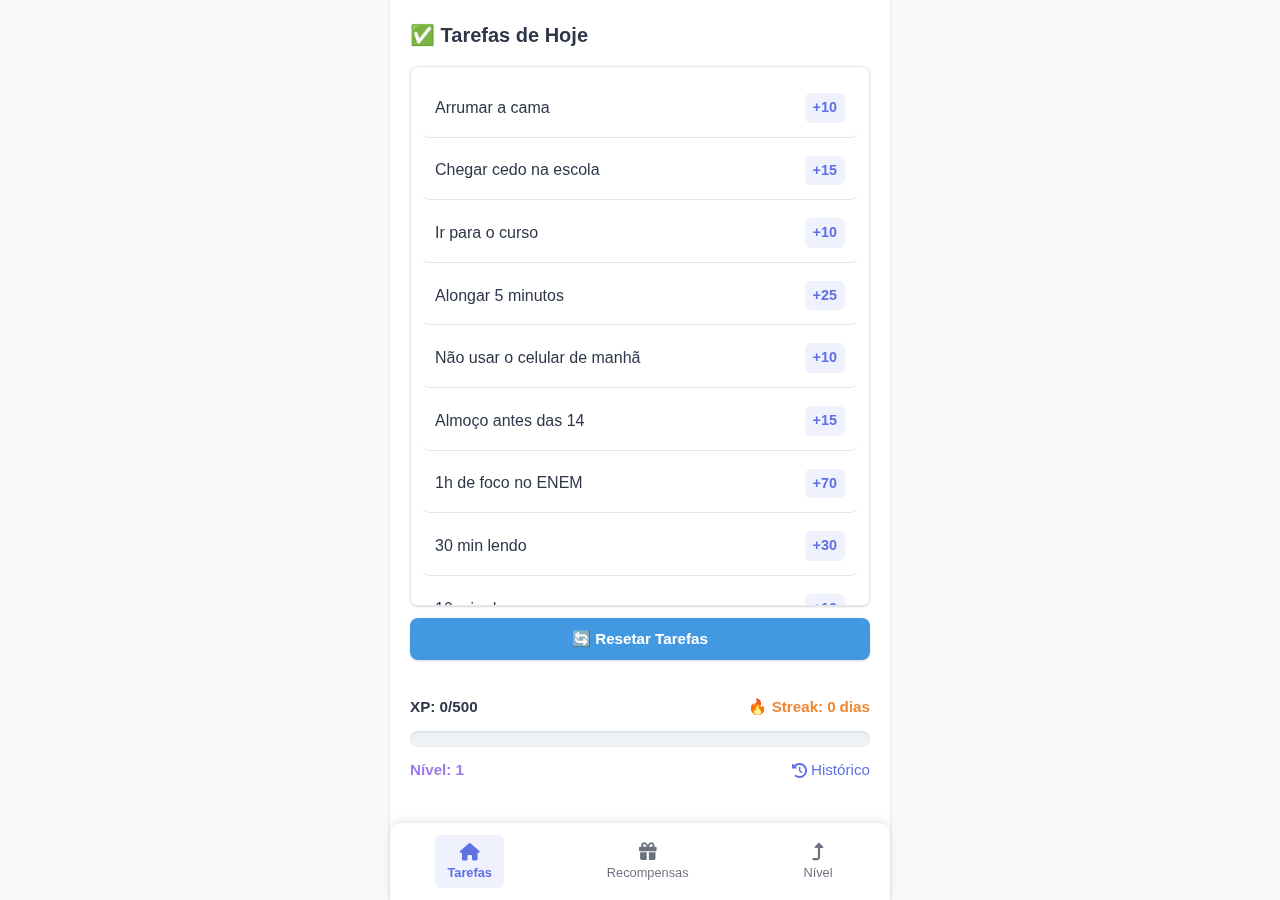
<file: index.html>
<!DOCTYPE html>
<html lang="pt-br">
<head>
    <meta charset="UTF-8">
    <meta name="viewport" content="width=device-width, initial-scale=1.0">
    <title>Life Gamification</title>
    <link rel="stylesheet" href="style.css">
    <link rel="stylesheet" href="https://cdnjs.cloudflare.com/ajax/libs/font-awesome/6.0.0-beta3/css/all.min.css">
    <link rel="manifest" href="manifest.json">
    <meta name="theme-color" content="#1f1f1f">
</head>
<body>
    <div class="container">
        <div class="section">
            <h2 id="section-title">✅ Tarefas de Hoje</h2>
            <div id="tasks-list" class="list">
                <!-- Conteúdo dinâmico -->
            </div>
            <button id="reset-tasks-btn" class="reset-btn">🔄 Resetar Tarefas</button>
        </div>

        <div class="xp-display">
            <span>XP: <span id="current-xp">0</span>/<span id="max-xp">500</span></span>
            <span class="streak">🔥 Streak: <span id="streak-days">0</span> dias</span>
        </div>
        <div class="xp-bar">
            <div id="xp-progress" class="xp-progress"></div>
        </div>
        <div class="level-display">
            <span>Nível: <span id="current-level">1</span></span>
            <span class="history-btn" id="history-btn"><i class="fas fa-history"></i> Histórico</span>
        </div>

        <div class="nav">
            <button class="nav-btn active" id="home-btn"><i class="fas fa-home"></i> Tarefas</button>
            <button class="nav-btn" id="rewards-btn"><i class="fas fa-gift"></i> Recompensas</button>
            <button class="nav-btn" id="level-btn"><i class="fas fa-level-up-alt"></i> Nível</button>
        </div>

        <div class="notification" id="notification"></div>

        <!-- Modal de Histórico -->
        <div id="history-modal" class="modal">
            <div class="modal-content">
                <span class="close-modal">&times;</span>
                <h2>📅 Histórico de Pontos</h2>
                <div id="history-list" class="history-list"></div>
            </div>
        </div>

        <!-- Modal de Recompensas -->
        <div id="reward-modal" class="modal">
            <div class="modal-content reward-modal-content">
                <span class="close-reward-modal">&times;</span>
                <h2>🎰 Você ganhou recompensas!</h2>
                <div id="reward-slots" class="reward-slots">
                    <div class="reward-slot">
                        <div class="reward-icon">?</div>
                        <div id="reward-1" class="reward-name"></div>
                    </div>
                    <div class="reward-slot">
                        <div class="reward-icon">?</div>
                        <div id="reward-2" class="reward-name"></div>
                    </div>
                </div>
                <button id="claim-rewards-btn" class="claim-btn">Pegar Recompensas</button>
            </div>
        </div>
    </div>

    <audio id="complete-sound" src="sounds/complete.mp3"></audio>
    <audio id="reward-sound" src="sounds/reward.mp3"></audio>
    <audio id="level-up-sound" src="sounds/level-up.mp3"></audio>
    <audio id="slot-sound" src="sounds/slot.mp3"></audio>

    <script src="script.js"></script>
    <script>
        if ('serviceWorker' in navigator) {
            window.addEventListener('load', () => {
                navigator.serviceWorker.register('./service-worker.js', { scope: './' })
                    .then(reg => console.log('✅ Service Worker registrado:', reg.scope))
                    .catch(err => console.log('❌ Service Worker falhou:', err));
            });
        }
    </script>
</body>
</html>
</file>
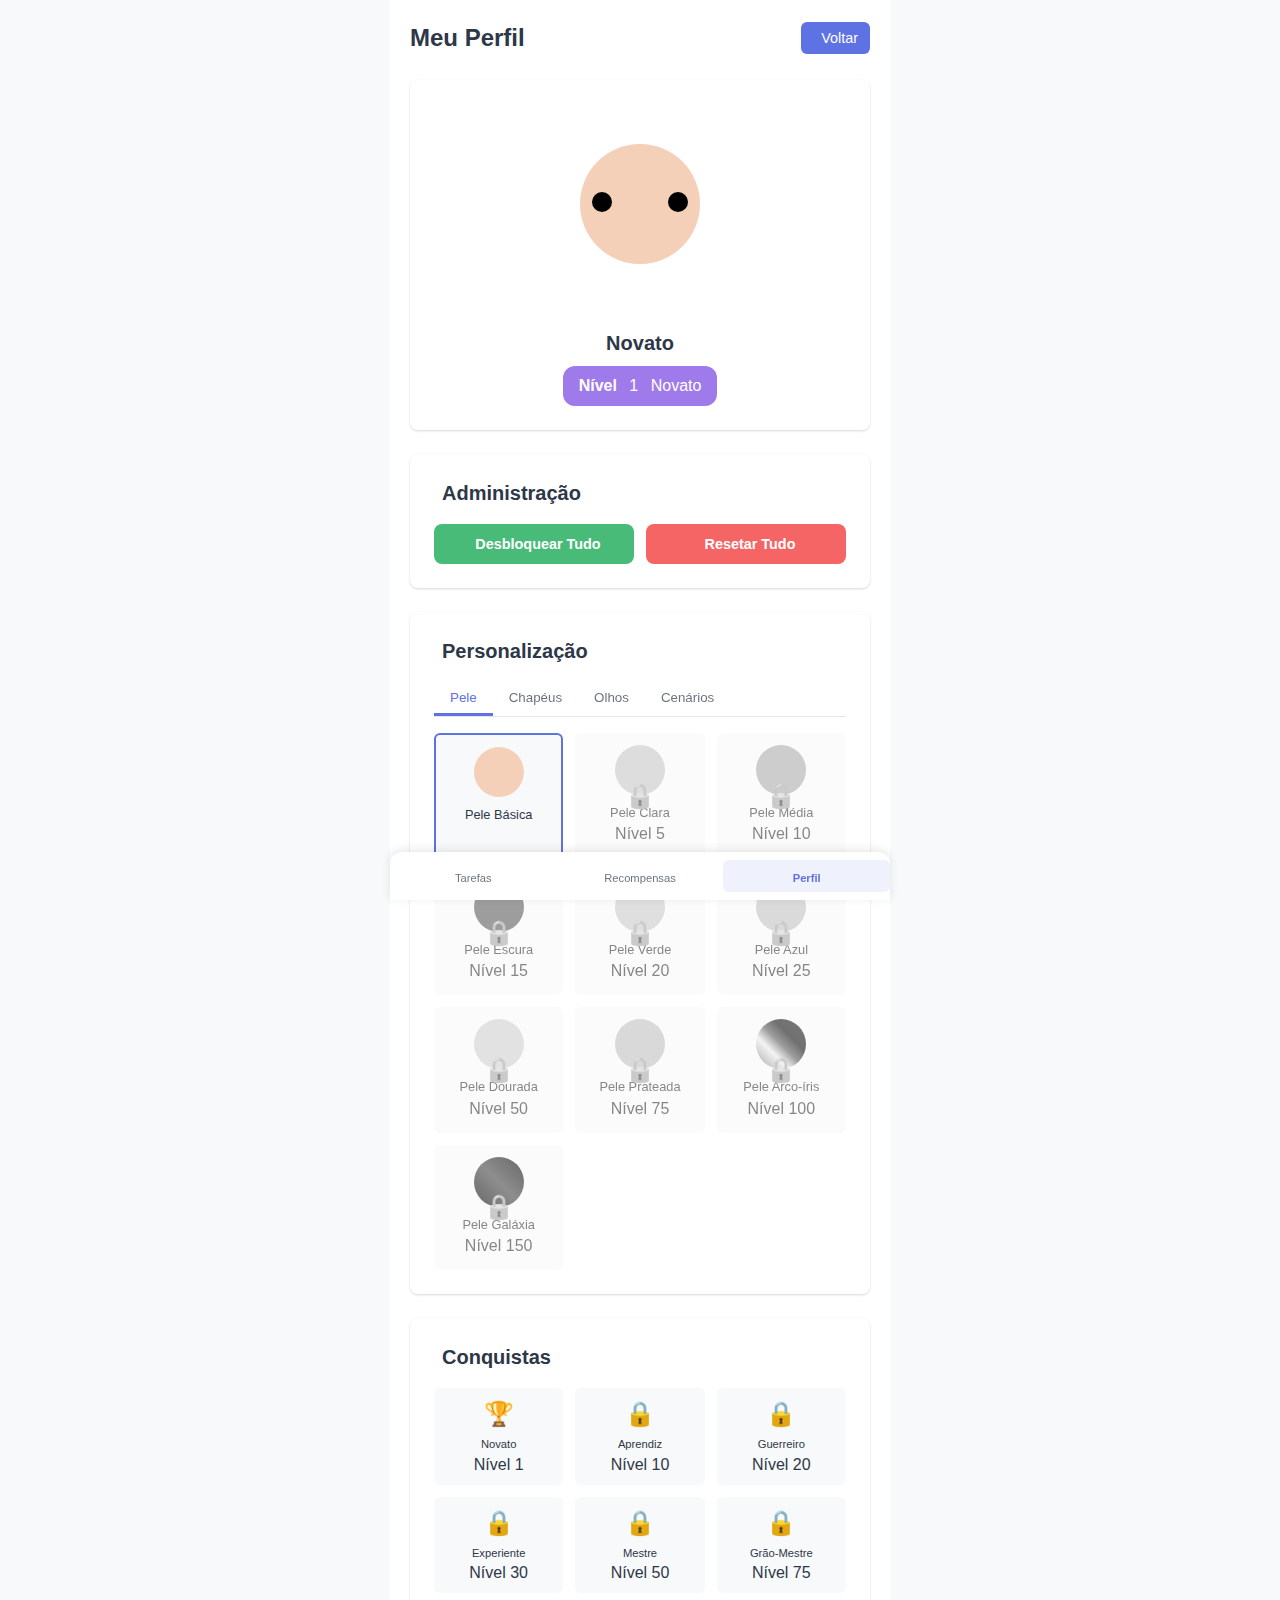
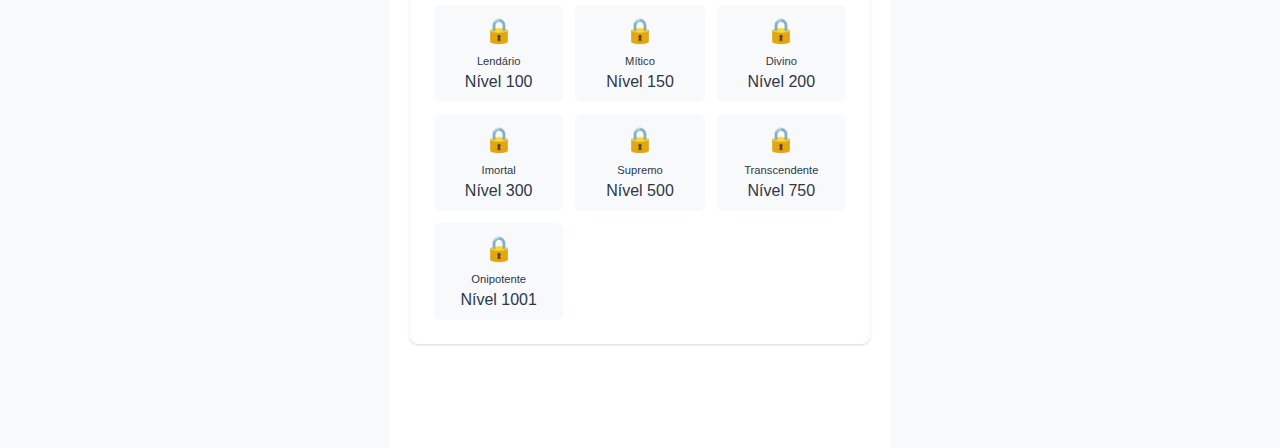
<file: profile.html>
<!DOCTYPE html>
<html lang="pt-br">
<head>
    <meta charset="UTF-8">
    <meta name="viewport" content="width=device-width, initial-scale=1.0">
    <title>Meu Perfil - Life Gamification</title>
    <link rel="stylesheet" href="profile.css">
    <link rel="stylesheet" href="https://cdnjs.cloudflare.com/ajax/libs/font-awesome/6.0.0-beta3/css/all.min.css">
</head>
<body>
    <div class="container">
        <div class="profile-header">
            <h1>Meu Perfil</h1>
            <button class="back-btn" id="back-btn"><i class="fas fa-arrow-left"></i> Voltar</button>
        </div>

        <div class="profile-section">
            <div class="profile-display" id="profile-bg">
                <div class="avatar-container">
                    <div class="avatar" id="avatar">
                        <div class="face">
                            <div class="eyes" id="eyes">
                                <div class="eye left-eye"></div>
                                <div class="eye right-eye"></div>
                            </div>
                        </div>
                        <div class="hat" id="hat"></div>
                    </div>
                </div>
            </div>

            <div class="profile-info">
                <h2 id="profile-name">Gamificador</h2>
                <div class="level-badge">
                    <span>Nível <span id="profile-level">1</span></span>
                    <span id="profile-title">Novato</span>
                </div>
            </div>
        </div>

        <div class="admin-section">
            <h2><i class="fas fa-tools"></i> Administração</h2>
            <div class="admin-buttons">
                <button id="unlock-all-btn" class="admin-btn unlock-btn">
                    <i class="fas fa-lock-open"></i> Desbloquear Tudo
                </button>
                <button id="reset-all-btn" class="admin-btn reset-btn">
                    <i class="fas fa-undo"></i> Resetar Tudo
                </button>
            </div>
        </div>

        <div class="customization-section">
            <h2><i class="fas fa-paint-brush"></i> Personalização</h2>
            
            <div class="customization-tabs">
                <button class="tab-btn active" data-tab="skin">Pele</button>
                <button class="tab-btn" data-tab="hats">Chapéus</button>
                <button class="tab-btn" data-tab="eyes">Olhos</button>
                <button class="tab-btn" data-tab="backgrounds">Cenários</button>
            </div>

            <div class="customization-content">
                <div class="tab-content active" id="skin-tab">
                    <div class="items-grid" id="skin-items"></div>
                </div>
                <div class="tab-content" id="hats-tab">
                    <div class="items-grid" id="hats-items"></div>
                </div>
                <div class="tab-content" id="eyes-tab">
                    <div class="items-grid" id="eyes-items"></div>
                </div>
                <div class="tab-content" id="backgrounds-tab">
                    <div class="items-grid" id="backgrounds-items"></div>
                </div>
            </div>
        </div>

        <div class="achievements-section">
            <h2><i class="fas fa-trophy"></i> Conquistas</h2>
            <div class="achievements-grid" id="achievements-grid"></div>
        </div>

        <div class="nav">
            <button class="nav-btn" id="profile-home-btn"><i class="fas fa-home"></i> Tarefas</button>
            <button class="nav-btn" id="profile-rewards-btn"><i class="fas fa-gift"></i> Recompensas</button>
            <button class="nav-btn active" id="profile-profile-btn"><i class="fas fa-user"></i> Perfil</button>
        </div>
    </div>

    <script src="profile.js"></script>
</body>
</html>
</file>
<file: style.css>
:root {
    --primary-color: #5e72e4;
    --secondary-color: #ff6b6b;
    --background-color: #f8f9fa;
    --card-color: #ffffff;
    --text-color: #2d3748;
    --border-color: #e2e8f0;
    --xp-color: #48bb78;
    --streak-color: #ed8936;
    --claimed-color: #a0aec0;
    --level-color: #9f7aea;
    --modal-bg: rgba(0, 0, 0, 0.7);
    --reset-btn-color: #4299e1;
    --reward-slot-bg: #f7fafc;
    --pending-color: #f6ad55;
    --checkbox-size: 22px;
    --shadow-sm: 0 1px 3px 0 rgba(0, 0, 0, 0.1), 0 1px 2px 0 rgba(0, 0, 0, 0.06);
    --shadow-md: 0 4px 6px -1px rgba(0, 0, 0, 0.1), 0 2px 4px -1px rgba(0, 0, 0, 0.06);
    --shadow-lg: 0 10px 15px -3px rgba(0, 0, 0, 0.1), 0 4px 6px -2px rgba(0, 0, 0, 0.05);
    --radius-sm: 0.375rem;
    --radius-md: 0.5rem;
    --radius-lg: 0.75rem;
}

* {
    margin: 0;
    padding: 0;
    box-sizing: border-box;
    font-family: 'Inter', -apple-system, BlinkMacSystemFont, 'Segoe UI', Roboto, Oxygen, Ubuntu, Cantarell, sans-serif;
}

body {
    background-color: var(--background-color);
    color: var(--text-color);
    line-height: 1.5;
    -webkit-font-smoothing: antialiased;
}

.container {
    max-width: 500px;
    margin: 0 auto;
    padding: 1.25rem;
    background-color: var(--card-color);
    box-shadow: var(--shadow-sm);
    min-height: 100vh;
    position: relative;
    padding-bottom: 5rem;
}

.section {
    margin-bottom: 1.5rem;
}

.section h2 {
    margin-bottom: 1rem;
    font-size: 1.25rem;
    font-weight: 600;
    color: var(--text-color);
    display: flex;
    align-items: center;
    gap: 0.5rem;
}

.list {
    border: 1px solid var(--border-color);
    border-radius: var(--radius-md);
    padding: 0.75rem;
    margin-bottom: 0.75rem;
    max-height: 60vh;
    overflow-y: auto;
    scrollbar-width: thin;
    scrollbar-color: var(--primary-color) var(--border-color);
    background-color: var(--card-color);
    box-shadow: var(--shadow-sm);
}

.list::-webkit-scrollbar {
    width: 6px;
}

.list::-webkit-scrollbar-track {
    background: var(--border-color);
    border-radius: 10px;
}

.list::-webkit-scrollbar-thumb {
    background-color: var(--primary-color);
    border-radius: 10px;
}

.reset-btn {
    width: 100%;
    padding: 0.75rem;
    background-color: var(--reset-btn-color);
    color: white;
    border: none;
    border-radius: var(--radius-md);
    font-weight: 600;
    cursor: pointer;
    transition: all 0.2s ease;
    margin-bottom: 0.75rem;
    box-shadow: var(--shadow-sm);
    font-size: 0.95rem;
}

.reset-btn:hover {
    background-color: #3182ce;
    transform: translateY(-1px);
    box-shadow: var(--shadow-md);
}

.reset-level-btn {
    width: 100%;
    padding: 0.75rem;
    background-color: #f56565;
    color: white;
    border: none;
    border-radius: var(--radius-md);
    font-weight: 600;
    cursor: pointer;
    transition: all 0.2s ease;
    margin-bottom: 0.75rem;
    box-shadow: var(--shadow-sm);
    font-size: 0.95rem;
}

.reset-level-btn:hover {
    background-color: #e53e3e;
    transform: translateY(-1px);
    box-shadow: var(--shadow-md);
}

.level-info {
    padding: 1rem;
    border: 1px solid var(--border-color);
    border-radius: var(--radius-md);
    background-color: var(--card-color);
    box-shadow: var(--shadow-sm);
}

.level-stat {
    display: flex;
    justify-content: space-between;
    padding: 0.75rem 0;
    border-bottom: 1px solid var(--border-color);
    font-size: 0.95rem;
}

.level-stat:last-child {
    border-bottom: none;
}

.stat-label {
    font-weight: 500;
    color: var(--text-color);
    opacity: 0.9;
}

.stat-value {
    font-weight: 600;
    color: var(--level-color);
}

.task, .reward, .pending-task {
    display: flex;
    justify-content: space-between;
    align-items: center;
    padding: 0.875rem 0.75rem;
    border-bottom: 1px solid var(--border-color);
    cursor: pointer;
    transition: all 0.2s ease;
    position: relative;
    border-radius: var(--radius-sm);
    margin-bottom: 0.25rem;
}

.task:last-child, .reward:last-child, .pending-task:last-child {
    border-bottom: none;
    margin-bottom: 0;
}

.task:hover, .reward:hover, .pending-task:hover {
    background-color: rgba(0, 0, 0, 0.02);
    transform: translateX(2px);
}

.task .xp, .pending-task .xp {
    font-weight: 600;
    color: var(--primary-color);
    font-size: 0.9rem;
    background-color: rgba(94, 114, 228, 0.1);
    padding: 0.25rem 0.5rem;
    border-radius: var(--radius-sm);
}

.reward .cost {
    font-weight: 600;
    color: var(--secondary-color);
    font-size: 0.9rem;
    background-color: rgba(255, 107, 107, 0.1);
    padding: 0.25rem 0.5rem;
    border-radius: var(--radius-sm);
    transition: all 0.2s ease;
}

.reward:hover .cost {
    background-color: rgba(255, 107, 107, 0.2);
}

.task.completed {
    opacity: 0.7;
}

.task.completed .task-text {
    text-decoration: line-through;
    color: #718096;
}

.task-checkbox-container {
    display: flex;
    align-items: center;
    margin-right: 0.75rem;
}

.task-checkbox {
    width: var(--checkbox-size);
    height: var(--checkbox-size);
    border: 2px solid var(--primary-color);
    border-radius: 50%;
    display: flex;
    align-items: center;
    justify-content: center;
    color: white;
    font-size: 0.75rem;
    flex-shrink: 0;
    transition: all 0.2s ease;
}

.task.completed .task-checkbox {
    background-color: var(--primary-color);
}

.task-text {
    flex-grow: 1;
    margin-right: 0.5rem;
    font-weight: 500;
    transition: all 0.2s ease;
}

.reward-text {
    flex-grow: 1;
    margin-right: 0.5rem;
    font-weight: 500;
}

.xp-display {
    display: flex;
    justify-content: space-between;
    margin: 1.25rem 0 0.75rem;
    font-weight: 600;
    font-size: 0.95rem;
}

.streak {
    color: var(--streak-color);
    display: flex;
    align-items: center;
    gap: 0.25rem;
}

.level-display {
    display: flex;
    justify-content: space-between;
    margin: 0.75rem 0 1.25rem;
    font-weight: 600;
    font-size: 0.95rem;
}

.level-display span:first-child {
    color: var(--level-color);
}

.history-btn {
    cursor: pointer;
    color: var(--primary-color);
    font-weight: 500;
    display: flex;
    align-items: center;
    gap: 0.25rem;
    transition: all 0.2s ease;
}

.history-btn:hover {
    color: #4a5acf;
}

.xp-bar {
    width: 100%;
    height: 1rem;
    background-color: #edf2f7;
    border-radius: var(--radius-lg);
    overflow: hidden;
    margin-bottom: 0.75rem;
    box-shadow: inset 0 1px 3px rgba(0, 0, 0, 0.1);
}

.xp-progress {
    height: 100%;
    width: 0%;
    background-color: var(--xp-color);
    transition: width 0.5s cubic-bezier(0.4, 0, 0.2, 1);
    position: relative;
    overflow: hidden;
}

.xp-progress::after {
    content: '';
    position: absolute;
    top: 0;
    left: 0;
    right: 0;
    bottom: 0;
    background: linear-gradient(
        90deg,
        rgba(255, 255, 255, 0) 0%,
        rgba(255, 255, 255, 0.3) 50%,
        rgba(255, 255, 255, 0) 100%
    );
    animation: shimmer 2s infinite;
}

@keyframes shimmer {
    0% { transform: translateX(-100%); }
    100% { transform: translateX(100%); }
}

.nav {
    display: flex;
    justify-content: space-around;
    position: fixed;
    bottom: 0;
    left: 0;
    right: 0;
    background-color: var(--card-color);
    padding: 0.75rem 0;
    box-shadow: 0 -2px 10px rgba(0, 0, 0, 0.1);
    max-width: 500px;
    margin: 0 auto;
    z-index: 1000;
    border-top-left-radius: var(--radius-lg);
    border-top-right-radius: var(--radius-lg);
}

.nav-btn {
    padding: 0.5rem 0.75rem;
    background: none;
    border: none;
    cursor: pointer;
    font-size: 0.8rem;
    color: var(--text-color);
    transition: all 0.2s ease;
    border-radius: var(--radius-sm);
    display: flex;
    flex-direction: column;
    align-items: center;
    gap: 0.25rem;
    opacity: 0.7;
}

.nav-btn i {
    font-size: 1.1rem;
}

.nav-btn.active {
    color: var(--primary-color);
    font-weight: 600;
    background-color: rgba(94, 114, 228, 0.1);
    opacity: 1;
}

.notification {
    position: fixed;
    top: 1.25rem;
    left: 50%;
    transform: translateX(-50%);
    background-color: var(--primary-color);
    color: white;
    padding: 0.75rem 1.5rem;
    border-radius: var(--radius-md);
    box-shadow: var(--shadow-lg);
    opacity: 0;
    transition: opacity 0.3s;
    z-index: 100;
    max-width: 90%;
    text-align: center;
    backdrop-filter: blur(10px);
    -webkit-backdrop-filter: blur(10px);
}

.notification-content {
    display: flex;
    align-items: center;
    gap: 0.75rem;
}

.notification-icon {
    font-size: 1.25rem;
}

.notification-text {
    font-size: 0.9rem;
    font-weight: 500;
}

.notification.success {
    background-color: rgba(72, 187, 120, 0.9);
}

.notification.error {
    background-color: rgba(245, 101, 101, 0.9);
}

.notification.warning {
    background-color: rgba(246, 173, 85, 0.9);
}

.modal {
    display: none;
    position: fixed;
    top: 0;
    left: 0;
    width: 100%;
    height: 100%;
    background-color: var(--modal-bg);
    z-index: 1000;
    overflow-y: auto;
    backdrop-filter: blur(5px);
    -webkit-backdrop-filter: blur(5px);
}

.modal-content {
    background-color: var(--card-color);
    margin: 5% auto;
    padding: 1.5rem;
    border-radius: var(--radius-lg);
    max-width: 500px;
    width: 90%;
    box-shadow: var(--shadow-lg);
    position: relative;
    animation: modalFadeIn 0.3s ease-out;
}

@keyframes modalFadeIn {
    from {
        opacity: 0;
        transform: translateY(-20px);
    }
    to {
        opacity: 1;
        transform: translateY(0);
    }
}

.close-modal, .close-reward-modal, .close-pending-modal {
    position: absolute;
    top: 1rem;
    right: 1.25rem;
    font-size: 1.5rem;
    font-weight: bold;
    color: var(--text-color);
    cursor: pointer;
    opacity: 0.5;
    transition: all 0.2s ease;
}

.close-modal:hover, .close-reward-modal:hover, .close-pending-modal:hover {
    opacity: 1;
    color: var(--secondary-color);
}

.history-list {
    max-height: 60vh;
    overflow-y: auto;
    margin-top: 1rem;
}

.history-item {
    display: flex;
    justify-content: space-between;
    padding: 0.75rem 0;
    border-bottom: 1px solid var(--border-color);
    align-items: center;
}

.history-item:last-child {
    border-bottom: none;
}

.history-date {
    font-weight: 500;
    font-size: 0.9rem;
}

.history-xp {
    font-weight: 600;
    color: var(--xp-color);
    background-color: rgba(72, 187, 120, 0.1);
    padding: 0.25rem 0.5rem;
    border-radius: var(--radius-sm);
}

.no-history {
    text-align: center;
    padding: 1.25rem;
    color: var(--text-color);
    opacity: 0.6;
    font-size: 0.9rem;
}

.reward-modal-content {
    text-align: center;
    padding: 1.5rem;
}

.reward-slots {
    display: flex;
    justify-content: center;
    gap: 1rem;
    margin: 1.5rem 0;
    flex-wrap: wrap;
}

.reward-slot {
    width: 45%;
    min-width: 120px;
    padding: 1.25rem;
    background-color: var(--reward-slot-bg);
    border-radius: var(--radius-md);
    box-shadow: var(--shadow-sm);
    transition: all 0.3s ease;
}

.reward-slot:hover {
    transform: translateY(-5px);
    box-shadow: var(--shadow-md);
}

.reward-icon {
    font-size: 2.5rem;
    margin-bottom: 0.75rem;
    color: var(--secondary-color);
    transition: all 0.3s ease;
}

.reward-name {
    font-weight: 600;
    min-height: 2.5rem;
    font-size: 0.9rem;
    color: var(--text-color);
}

.claim-btn, .add-btn {
    width: 100%;
    padding: 0.875rem;
    background-color: var(--secondary-color);
    color: white;
    border: none;
    border-radius: var(--radius-md);
    font-weight: 600;
    cursor: pointer;
    transition: all 0.2s ease;
    margin-top: 1rem;
    box-shadow: var(--shadow-sm);
    font-size: 1rem;
}

.claim-btn:hover, .add-btn:hover {
    transform: translateY(-2px);
    box-shadow: var(--shadow-md);
}

.add-btn {
    background-color: var(--primary-color);
}

.form-group {
    margin-bottom: 1rem;
}

.form-input {
    width: 100%;
    padding: 0.75rem;
    border: 1px solid var(--border-color);
    border-radius: var(--radius-md);
    font-size: 1rem;
    transition: all 0.2s ease;
}

.form-input:focus {
    outline: none;
    border-color: var(--primary-color);
    box-shadow: 0 0 0 3px rgba(94, 114, 228, 0.2);
}

.pending-task {
    display: flex;
    justify-content: space-between;
    align-items: center;
    padding: 0.875rem;
}

.pending-task > div:first-child {
    flex-grow: 1;
}

.pending-task .due-date {
    font-size: 0.8rem;
    color: #718096;
    margin-top: 0.25rem;
    display: flex;
    align-items: center;
    gap: 0.25rem;
}

.add-pending-btn {
    width: 100%;
    padding: 0.875rem;
    background-color: var(--pending-color);
    color: #2d3748;
    border: none;
    border-radius: var(--radius-md);
    font-weight: 600;
    cursor: pointer;
    transition: all 0.2s ease;
    margin-top: 1rem;
    box-shadow: var(--shadow-sm);
    display: flex;
    align-items: center;
    justify-content: center;
    gap: 0.5rem;
}

.add-pending-btn:hover {
    background-color: #f6ad55;
    transform: translateY(-2px);
    box-shadow: var(--shadow-md);
}

.move-today-btn, .delete-pending-btn {
    padding: 0.5rem 0.75rem;
    border: none;
    border-radius: var(--radius-sm);
    font-weight: 500;
    cursor: pointer;
    transition: all 0.2s ease;
    font-size: 0.8rem;
}

.move-today-btn {
    background-color: rgba(94, 114, 228, 0.1);
    color: var(--primary-color);
}

.move-today-btn:hover {
    background-color: rgba(94, 114, 228, 0.2);
}

.delete-pending-btn {
    background-color: rgba(245, 101, 101, 0.1);
    color: #f56565;
    min-width: 32px;
    display: flex;
    align-items: center;
    justify-content: center;
}

.delete-pending-btn:hover {
    background-color: rgba(245, 101, 101, 0.2);
}

@keyframes spin {
    0% { transform: rotateY(0deg); }
    100% { transform: rotateY(360deg); }
}

.spinning {
    animation: spin 0.5s linear infinite;
}

@keyframes slideIn {
    from { 
        opacity: 0;
        transform: translate(-50%, -20px);
    }
    to { 
        opacity: 1;
        transform: translate(-50%, 0);
    }
}

@keyframes slideOut {
    from { 
        opacity: 1;
        transform: translate(-50%, 0);
    }
    to { 
        opacity: 0;
        transform: translate(-50%, -20px);
    }
}

.notification.show {
    animation: slideIn 0.3s forwards;
}

.notification.hide {
    animation: slideOut 0.3s forwards;
}

/* Dark mode support */
@media (prefers-color-scheme: dark) {
    :root {
        --background-color: #1a202c;
        --card-color: #2d3748;
        --text-color: #f7fafc;
        --border-color: #4a5568;
        --reward-slot-bg: #4a5568;
    }
    
    .form-input {
        background-color: #4a5568;
        color: white;
        border-color: #4a5568;
    }
    
    .form-input::placeholder {
        color: #a0aec0;
    }
}

@media (max-width: 480px) {
    .container {
        padding: 1rem;
        padding-bottom: 5rem;
    }
    
    .section h2 {
        font-size: 1.1rem;
    }
    
    .task, .reward, .pending-task {
        padding: 0.75rem 0.5rem;
        font-size: 0.9rem;
    }
    
    .nav-btn {
        padding: 0.5rem;
        font-size: 0.7rem;
    }
    
    .notification {
        padding: 0.75rem 1rem;
        width: 95%;
    }
    
    .modal-content {
        margin: 10% auto;
        padding: 1.25rem;
    }
    
    .reward-slots {
        flex-direction: column;
        gap: 1rem;
    }
    
    .reward-slot {
        width: 100%;
    }
    
    .pending-task {
        flex-direction: column;
        align-items: flex-start;
        gap: 0.75rem;
    }
    
    .pending-task > div:last-child {
        width: 100%;
        display: flex;
        justify-content: flex-end;
    }
}
</file>
<file: profile.css>
:root {
    --primary-color: #5e72e4;
    --secondary-color: #ff6b6b;
    --background-color: #f8f9fa;
    --card-color: #ffffff;
    --text-color: #2d3748;
    --border-color: #e2e8f0;
    --xp-color: #48bb78;
    --streak-color: #ed8936;
    --level-color: #9f7aea;
    --modal-bg: rgba(0, 0, 0, 0.7);
    --shadow-sm: 0 1px 3px 0 rgba(0, 0, 0, 0.1), 0 1px 2px 0 rgba(0, 0, 0, 0.06);
    --shadow-md: 0 4px 6px -1px rgba(0, 0, 0, 0.1), 0 2px 4px -1px rgba(0, 0, 0, 0.06);
    --radius-sm: 0.375rem;
    --radius-md: 0.5rem;
    --radius-lg: 0.75rem;
}

* {
    margin: 0;
    padding: 0;
    box-sizing: border-box;
    font-family: 'Inter', -apple-system, BlinkMacSystemFont, 'Segoe UI', Roboto, Oxygen, Ubuntu, Cantarell, sans-serif;
}

body {
    background-color: var(--background-color);
    color: var(--text-color);
    line-height: 1.5;
    -webkit-font-smoothing: antialiased;
}

.container {
    max-width: 500px;
    margin: 0 auto;
    padding: 1.25rem;
    background-color: var(--card-color);
    min-height: 100vh;
    position: relative;
    padding-bottom: 5rem;
}

.profile-header {
    display: flex;
    justify-content: space-between;
    align-items: center;
    margin-bottom: 1.5rem;
}

.profile-header h1 {
    font-size: 1.5rem;
    color: var(--text-color);
}

.back-btn {
    padding: 0.5rem 0.75rem;
    background-color: var(--primary-color);
    color: white;
    border: none;
    border-radius: var(--radius-sm);
    font-weight: 500;
    cursor: pointer;
    display: flex;
    align-items: center;
    gap: 0.5rem;
    font-size: 0.9rem;
}

.profile-section {
    background-color: var(--card-color);
    border-radius: var(--radius-md);
    padding: 1.5rem;
    margin-bottom: 1.5rem;
    box-shadow: var(--shadow-sm);
    text-align: center;
}

.profile-display {
    width: 100%;
    height: 200px;
    border-radius: var(--radius-md);
    margin-bottom: 1.5rem;
    position: relative;
    overflow: hidden;
    background-size: cover;
    background-position: center;
    display: flex;
    justify-content: center;
    align-items: center;
}

.avatar-container {
    position: relative;
    width: 120px;
    height: 120px;
}

.avatar {
    width: 100%;
    height: 100%;
    position: relative;
}

.face {
    width: 100%;
    height: 100%;
    background-color: #fff;
    border-radius: 50%;
    position: relative;
    overflow: hidden;
}

.eyes {
    position: absolute;
    top: 40%;
    left: 50%;
    transform: translateX(-50%);
    width: 80%;
    display: flex;
    justify-content: space-between;
}

.eye {
    width: 20px;
    height: 20px;
    background-color: #000;
    border-radius: 50%;
}

.hat {
    position: absolute;
    top: -30px;
    left: 50%;
    transform: translateX(-50%);
    width: 120%;
    height: 40px;
    background-color: transparent;
    z-index: 10;
}

.profile-info {
    margin-top: 1rem;
}

.profile-info h2 {
    font-size: 1.25rem;
    margin-bottom: 0.5rem;
}

.level-badge {
    display: inline-block;
    padding: 0.5rem 1rem;
    background-color: var(--level-color);
    color: white;
    border-radius: var(--radius-lg);
    font-weight: 600;
}

.level-badge span:last-child {
    margin-left: 0.5rem;
    font-weight: 500;
}

.admin-section {
    background-color: var(--card-color);
    border-radius: var(--radius-md);
    padding: 1.5rem;
    margin-bottom: 1.5rem;
    box-shadow: var(--shadow-sm);
}

.admin-section h2 {
    font-size: 1.25rem;
    margin-bottom: 1rem;
    display: flex;
    align-items: center;
    gap: 0.5rem;
}

.admin-buttons {
    display: flex;
    gap: 0.75rem;
    margin-top: 1rem;
    flex-wrap: wrap;
}

.admin-btn {
    flex: 1;
    min-width: 120px;
    padding: 0.75rem;
    border: none;
    border-radius: var(--radius-md);
    font-weight: 600;
    cursor: pointer;
    transition: all 0.2s ease;
    display: flex;
    align-items: center;
    justify-content: center;
    gap: 0.5rem;
    font-size: 0.9rem;
}

.unlock-btn {
    background-color: #48bb78;
    color: white;
}

.reset-btn {
    background-color: #f56565;
    color: white;
}

.admin-btn:hover {
    transform: translateY(-2px);
    box-shadow: var(--shadow-md);
}

.unlock-btn:hover {
    background-color: #38a169;
}

.reset-btn:hover {
    background-color: #e53e3e;
}

.customization-section, .achievements-section {
    background-color: var(--card-color);
    border-radius: var(--radius-md);
    padding: 1.5rem;
    margin-bottom: 1.5rem;
    box-shadow: var(--shadow-sm);
}

.customization-section h2, .achievements-section h2 {
    font-size: 1.25rem;
    margin-bottom: 1rem;
    display: flex;
    align-items: center;
    gap: 0.5rem;
}

.customization-tabs {
    display: flex;
    margin-bottom: 1rem;
    border-bottom: 1px solid var(--border-color);
}

.tab-btn {
    padding: 0.5rem 1rem;
    background: none;
    border: none;
    border-bottom: 3px solid transparent;
    cursor: pointer;
    font-weight: 500;
    color: var(--text-color);
    opacity: 0.7;
    transition: all 0.2s ease;
}

.tab-btn.active {
    opacity: 1;
    color: var(--primary-color);
    border-bottom-color: var(--primary-color);
}

.tab-content {
    display: none;
}

.tab-content.active {
    display: block;
}

.items-grid, .achievements-grid {
    display: grid;
    grid-template-columns: repeat(3, 1fr);
    gap: 0.75rem;
}

.custom-item, .achievement-item {
    background-color: var(--background-color);
    border-radius: var(--radius-sm);
    padding: 0.75rem;
    text-align: center;
    cursor: pointer;
    transition: all 0.2s ease;
    position: relative;
    overflow: hidden;
}

.custom-item:hover, .achievement-item:hover {
    transform: translateY(-3px);
    box-shadow: var(--shadow-sm);
}

.custom-item.locked {
    filter: grayscale(100%);
    opacity: 0.6;
    cursor: not-allowed;
}

.custom-item.locked::after {
    content: "🔒";
    position: absolute;
    top: 50%;
    left: 50%;
    transform: translate(-50%, -50%);
    font-size: 1.5rem;
    z-index: 2;
}

.custom-item.selected {
    border: 2px solid var(--primary-color);
}

.item-preview {
    width: 50px;
    height: 50px;
    margin: 0 auto 0.5rem;
    border-radius: 50%;
    background-color: #fff;
}

.hat-preview {
    width: 60px;
    height: 40px;
    margin: 0 auto 0.5rem;
    background-color: #ccc;
    border-radius: 5px;
    position: relative;
}

.eye-preview {
    width: 50px;
    height: 50px;
    margin: 0 auto 0.5rem;
    border-radius: 50%;
    background-color: #fff;
    position: relative;
}

.eye-preview::before {
    content: "";
    position: absolute;
    top: 20px;
    left: 10px;
    width: 10px;
    height: 10px;
    background-color: #000;
    border-radius: 50%;
}

.background-preview {
    width: 100%;
    height: 60px;
    margin-bottom: 0.5rem;
    border-radius: var(--radius-sm);
    background-size: cover;
    background-position: center;
}

.item-name {
    font-size: 0.8rem;
    font-weight: 500;
    white-space: nowrap;
    overflow: hidden;
    text-overflow: ellipsis;
}

.achievement-item {
    padding: 0.5rem;
}

.achievement-icon {
    font-size: 1.5rem;
    margin-bottom: 0.25rem;
}

.achievement-name {
    font-size: 0.7rem;
    font-weight: 500;
}

.nav {
    display: flex;
    justify-content: space-around;
    position: fixed;
    bottom: 0;
    left: 0;
    right: 0;
    background-color: var(--card-color);
    padding: 0.5rem 0;
    box-shadow: 0 -2px 10px rgba(0, 0, 0, 0.1);
    max-width: 500px;
    margin: 0 auto;
    z-index: 1000;
    border-top-left-radius: var(--radius-lg);
    border-top-right-radius: var(--radius-lg);
}

.nav-btn {
    padding: 0.5rem;
    background: none;
    border: none;
    cursor: pointer;
    font-size: 0.7rem;
    color: var(--text-color);
    transition: all 0.2s ease;
    border-radius: var(--radius-sm);
    display: flex;
    flex-direction: column;
    align-items: center;
    gap: 0.25rem;
    opacity: 0.7;
    flex: 1;
    min-width: 0;
    overflow: hidden;
}

.nav-btn i {
    font-size: 1rem;
}

.nav-btn.active {
    color: var(--primary-color);
    font-weight: 600;
    background-color: rgba(94, 114, 228, 0.1);
    opacity: 1;
}

@media (max-width: 480px) {
    .nav {
        padding: 0.5rem 0.25rem;
    }
    
    .nav-btn {
        font-size: 0.65rem;
        padding: 0.5rem 0.25rem;
    }
    
    .nav-btn i {
        font-size: 0.9rem;
    }
}

.achievement-notification {
    position: fixed;
    top: 1.25rem;
    left: 50%;
    transform: translateX(-50%);
    padding: 0.75rem 1.5rem;
    border-radius: var(--radius-md);
    box-shadow: var(--shadow-lg);
    opacity: 0;
    transition: opacity 0.3s;
    z-index: 100;
    max-width: 90%;
    text-align: center;
    backdrop-filter: blur(10px);
    -webkit-backdrop-filter: blur(10px);
}

.achievement-notification.success {
    background-color: rgba(72, 187, 120, 0.9);
    color: white;
}

.achievement-notification.error {
    background-color: rgba(245, 101, 101, 0.9);
    color: white;
}

.achievement-notification.show {
    animation: slideIn 0.3s forwards;
}

.achievement-notification.hide {
    animation: slideOut 0.3s forwards;
}

@keyframes slideIn {
    from { 
        opacity: 0;
        transform: translate(-50%, -20px);
    }
    to { 
        opacity: 1;
        transform: translate(-50%, 0);
    }
}

@keyframes slideOut {
    from { 
        opacity: 1;
        transform: translate(-50%, 0);
    }
    to { 
        opacity: 0;
        transform: translate(-50%, -20px);
    }
}

/* Dark mode support */
@media (prefers-color-scheme: dark) {
    :root {
        --background-color: #1a202c;
        --card-color: #2d3748;
        --text-color: #f7fafc;
        --border-color: #4a5568;
    }
    
    .face {
        background-color: #4a5568;
    }
    
    .custom-item {
        background-color: #4a5568;
    }
}

@media (max-width: 480px) {
    .container {
        padding: 1rem;
        padding-bottom: 5rem;
    }
    
    .profile-display {
        height: 180px;
    }
    
    .avatar-container {
        width: 100px;
        height: 100px;
    }
    
    .items-grid, .achievements-grid {
        grid-template-columns: repeat(2, 1fr);
    }
    
    .admin-buttons {
        flex-direction: column;
    }
    
    .admin-btn {
        width: 100%;
    }
}
</file>
